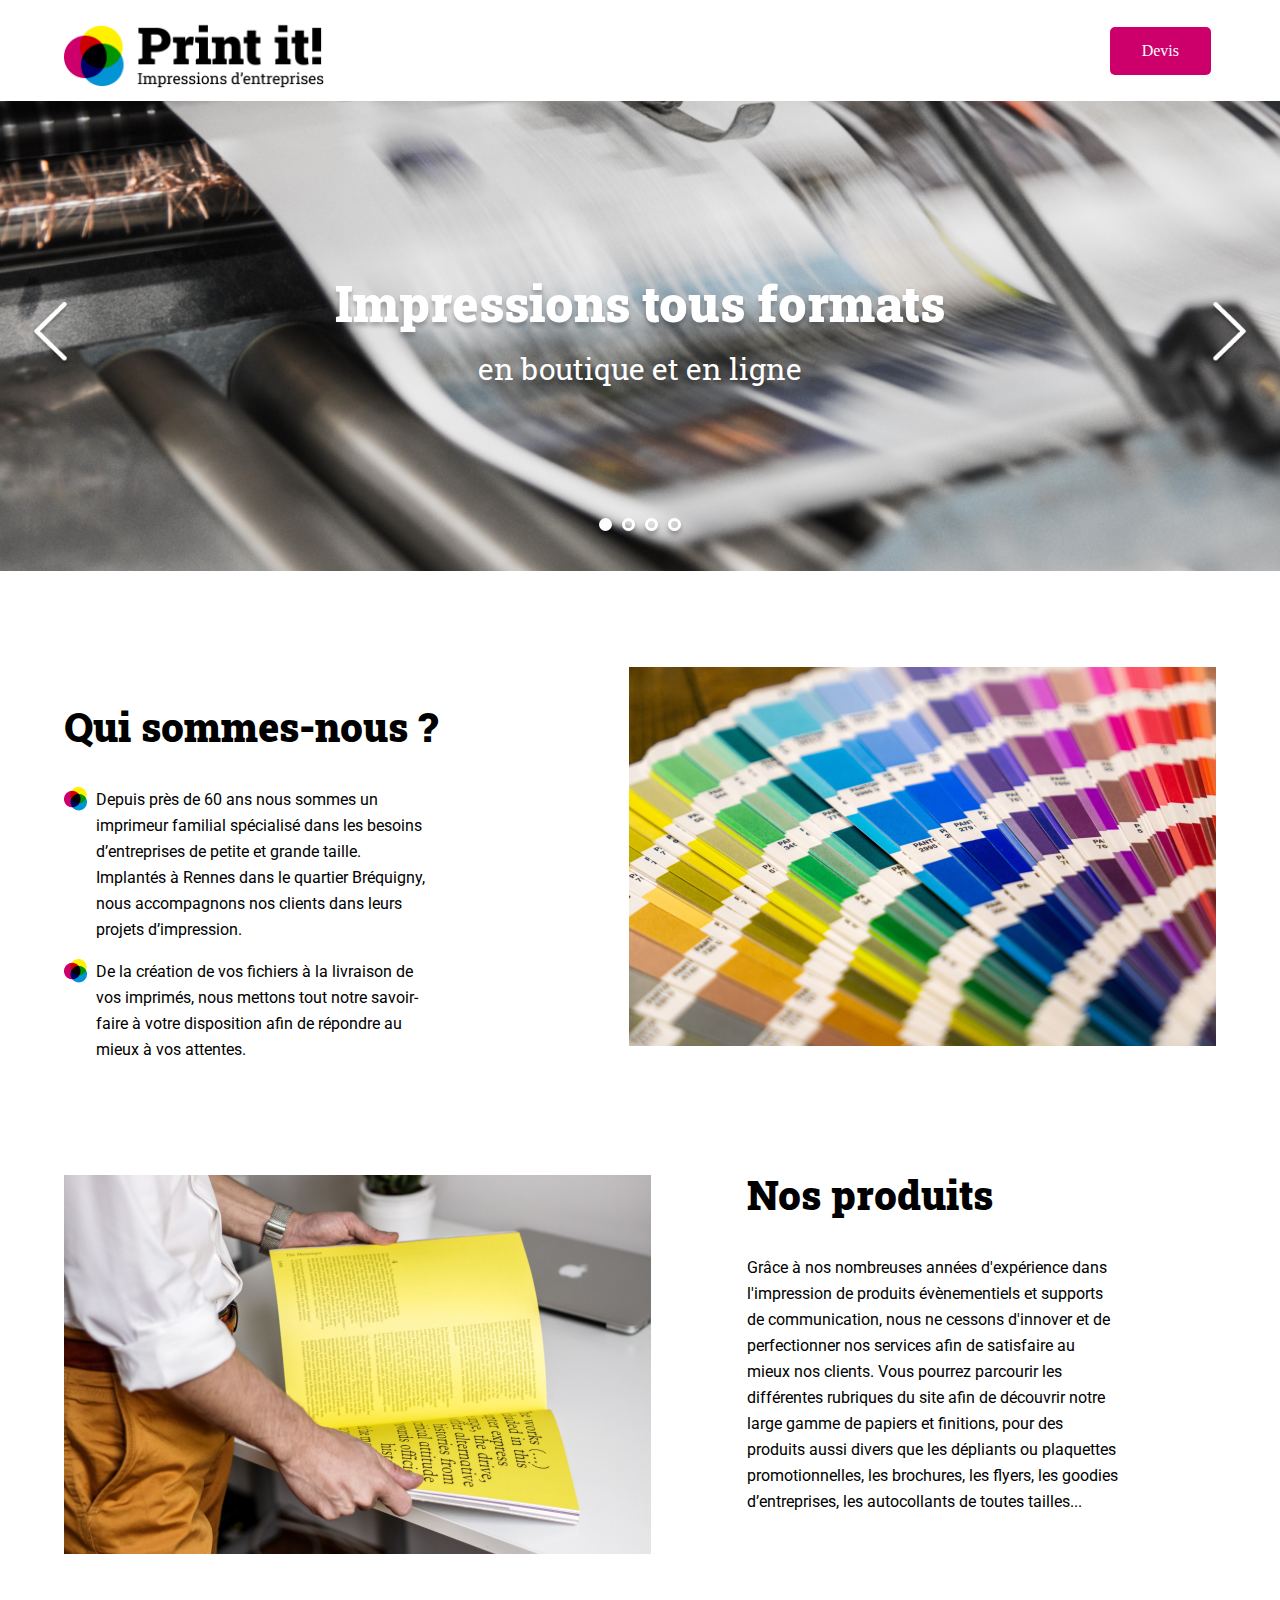
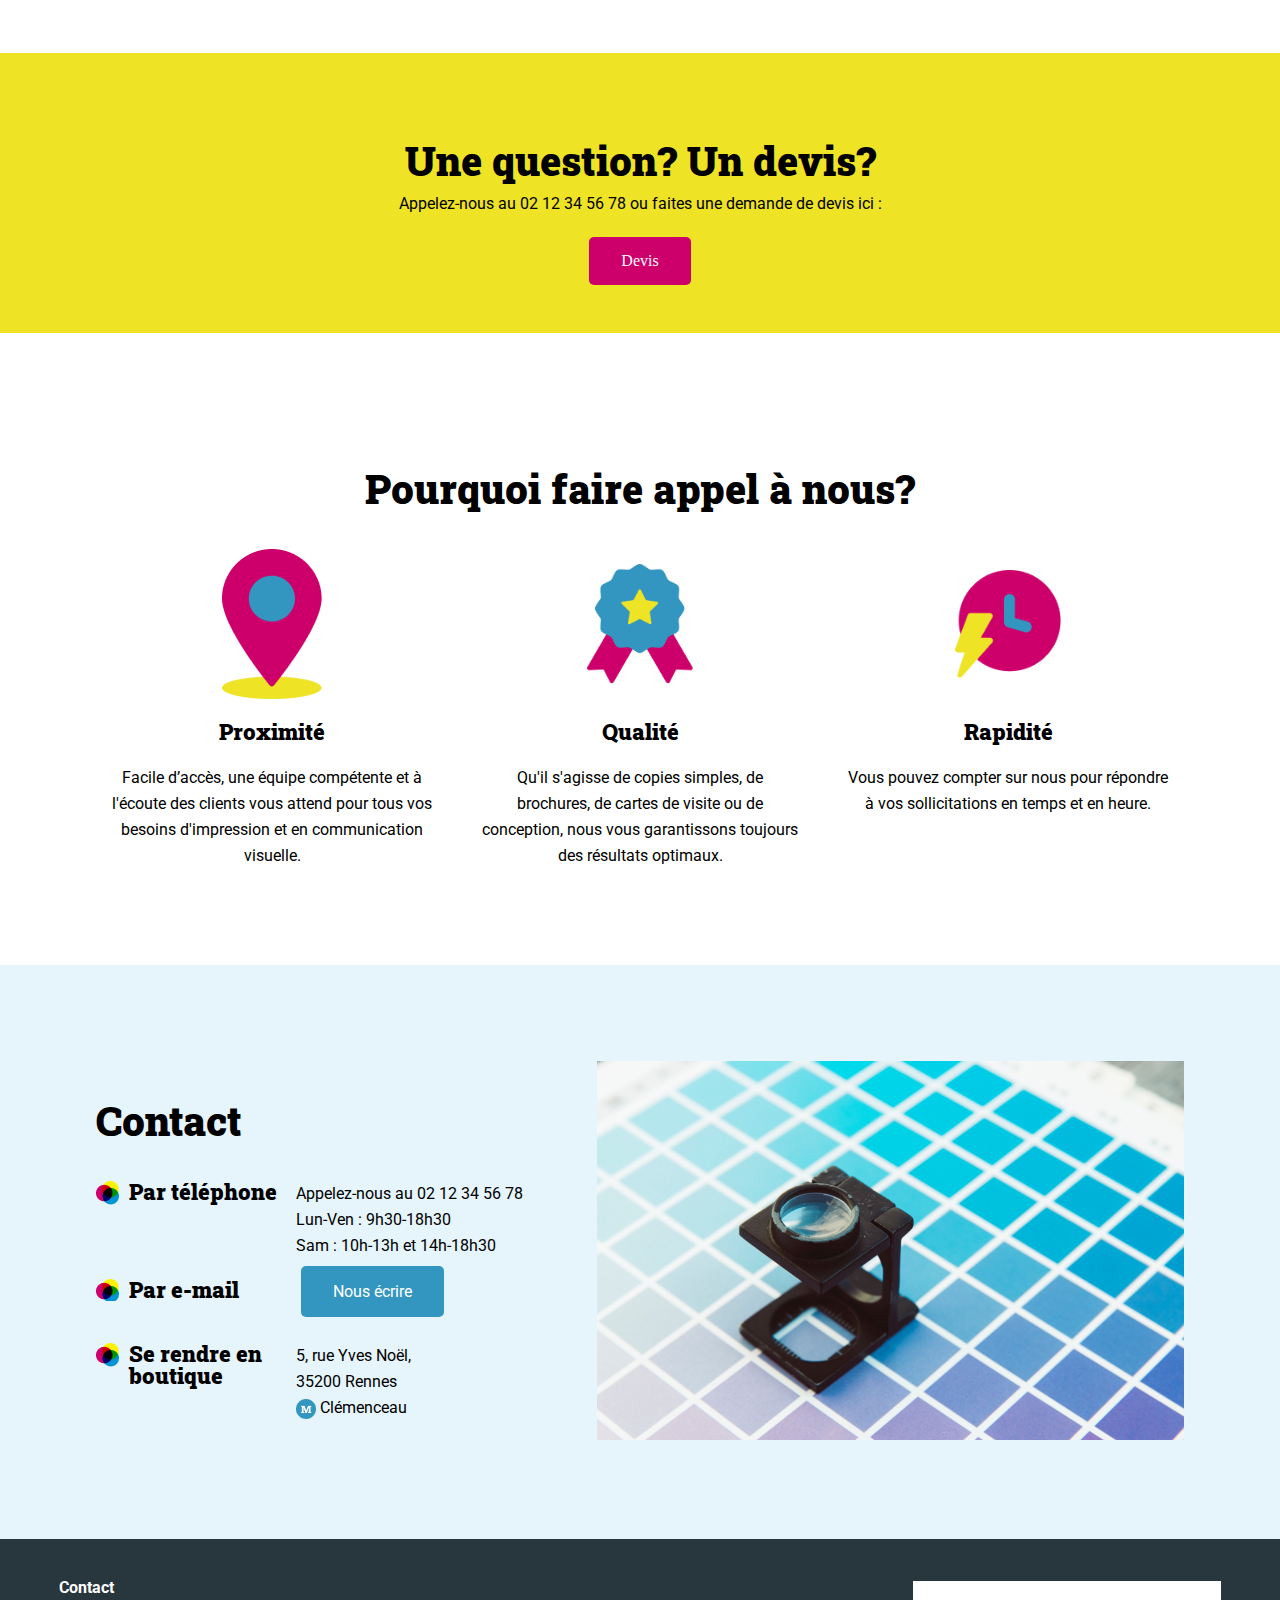
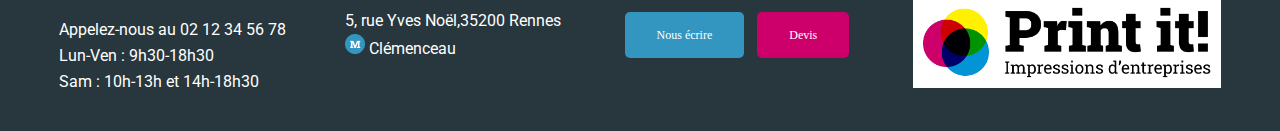
<file: index.html>
<!DOCTYPE html>
<html lang="fr">
  <head>
    <meta charset="UTF-8" />
    <meta name="viewport" content="width=device-width, initial-scale=1.0" />
    <title>Print it ! - Impressions d'entreprise</title>
    <link rel="stylesheet" href="./assets/style.css" />
    <link rel="preconnect" href="https://fonts.googleapis.com" />
    <link rel="preconnect" href="https://fonts.gstatic.com" crossorigin />
    <link
      href="https://fonts.googleapis.com/css2?family=Roboto:wght@400;700&family=Roboto+Slab:wght@400;900&display=swap"
      rel="stylesheet" />
  </head>
  <body>
    <header class="container">
      <h1>
        <img
          class="logo"
          src="./assets/images/logo.png"
          alt="Print it ! Impressions d'entreprises" />
      </h1>
      <a class="btn devis" href="mailto:contact@print-it.tld">Devis</a>
    </header>
    <main>
      <div id="banner">
        <img
          class="banner-img"
          src="./assets/images/slideshow/slide1.jpg"
          alt="Banner Print-it" />
        <p>Impressions tous formats <span>en boutique et en ligne</span></p>
        <div class="arrow">
          <button class="arrow_left">
            <img src="/assets/images/arrow_left.png" alt="" />
          </button>
          <button class="arrow_right">
            <img src="/assets/images/arrow_right.png" alt="" />
          </button>
        </div>
        <div class="dots"></div>
      </div>
      <section id="about-us" class="container">
        <div>
          <h2>Qui sommes-nous ?</h2>
          <ul>
            <li>
              Depuis près de 60 ans nous sommes un imprimeur familial spécialisé
              dans les besoins d’entreprises de petite et grande taille.
              Implantés à Rennes dans le quartier Bréquigny, nous accompagnons
              nos clients dans leurs projets d’impression.
            </li>
            <li>
              De la création de vos fichiers à la livraison de vos imprimés,
              nous mettons tout notre savoir-faire à votre disposition afin de
              répondre au mieux à vos attentes.
            </li>
          </ul>
        </div>
        <aside>
          <img src="./assets/images/colors.jpg" alt="palette multicolore" />
        </aside>
      </section>
      <section id="products" class="container">
        <div>
          <h2>Nos produits</h2>
          <p>
            Grâce à nos nombreuses années d'expérience dans l'impression de
            produits évènementiels et supports de communication, nous ne cessons
            d'innover et de perfectionner nos services afin de satisfaire au
            mieux nos clients. Vous pourrez parcourir les différentes rubriques
            du site afin de découvrir notre large gamme de papiers et finitions,
            pour des produits aussi divers que les dépliants ou plaquettes
            promotionnelles, les brochures, les flyers, les goodies
            d’entreprises, les autocollants de toutes tailles...
          </p>
        </div>
        <aside>
          <img
            src="./assets/images/yellow-book.jpg"
            alt="Imprimeur avec un livre jaune dans les mains" />
        </aside>
      </section>
      <section id="question" class="bg-yellow">
        <h2>Une question? Un devis?</h2>
        <p>
          Appelez-nous au 02 12 34 56 78 ou faites une demande de devis ici :
        </p>
        <a href="mailto:contact@print-it.tld" class="btn devis">Devis</a>
      </section>
      <section id="why-us" class="container">
        <h2>Pourquoi faire appel à nous?</h2>
        <div>
          <article>
            <img
              src="./assets/images/proximity-icon.png"
              alt="Icone Proximité" />
            <h3>Proximité</h3>
            <p>
              Facile d’accès, une équipe compétente et à l'écoute des clients
              vous attend pour tous vos besoins d'impression et en communication
              visuelle.
            </p>
          </article>
          <article>
            <img src="./assets/images/quality-icon.png" alt="Icone Qualité" />
            <h3>Qualité</h3>
            <p>
              Qu'il s'agisse de copies simples, de brochures, de cartes de
              visite ou de conception, nous vous garantissons toujours des
              résultats optimaux.
            </p>
          </article>
          <article>
            <img src="./assets/images/speedy-icon.png" alt="Rapidité Qualité" />
            <h3>Rapidité</h3>
            <p>
              Vous pouvez compter sur nous pour répondre à vos sollicitations en
              temps et en heure.
            </p>
          </article>
        </div>
      </section>
      <section id="contact" class="bg-lightblue">
        <div class="container">
          <div>
            <h2>Contact</h2>
            <div>
              <h3>Par téléphone</h3>
              <ul>
                <li>Appelez-nous au 02 12 34 56 78</li>
                <li>Lun-Ven : 9h30-18h30</li>
                <li>Sam : 10h-13h et 14h-18h30</li>
              </ul>
            </div>
            <div>
              <h3>Par e-mail</h3>
              <p>
                <a href="mailto:contact@print-it.tld" class="btn"
                  >Nous écrire</a
                >
              </p>
            </div>
            <div>
              <h3>Se rendre en boutique</h3>
              <p>
                5, rue Yves Noël,<br />
                35200 Rennes<br />
                <img
                  class="inline-icon"
                  src="./assets/images/metro.png"
                  alt="metro" />
                Clémenceau
              </p>
            </div>
          </div>
          <div>
            <img
              src="./assets/images/magnifying-glass.jpg"
              alt="Loupe avec palette bleue" />
          </div>
        </div>
      </section>
    </main>
    <footer>
      <div>
        <p class="footer-contact">Contact</p>
        <ul>
          <li>Appelez-nous au 02 12 34 56 78</li>
          <li>Lun-Ven : 9h30-18h30</li>
          <li>Sam : 10h-13h et 14h-18h30</li>
        </ul>
      </div>
      <div>
        <p>
          5, rue Yves Noël,35200 Rennes<br />
          <img src="./assets/images/metro.png" alt="metro" /> Clémenceau
        </p>
      </div>
      <div>
        <a href="mailto:contact@print-it.tld" class="btn">Nous écrire</a>
        <a
          href="mailto:contact@print-it.tld?subject=Demande&nbsp;de&nbsp;devis"
          class="btn devis"
          >Devis</a
        >
      </div>
      <div>
        <img
          class="footer-logo"
          src="./assets/images/logo.png"
          alt="Print it ! Impressions d'entreprises" />
      </div>
    </footer>
    <script src="./assets/script.js"></script>
    <script src="./assets/app.js"></script>
  </body>
</html>
</file>
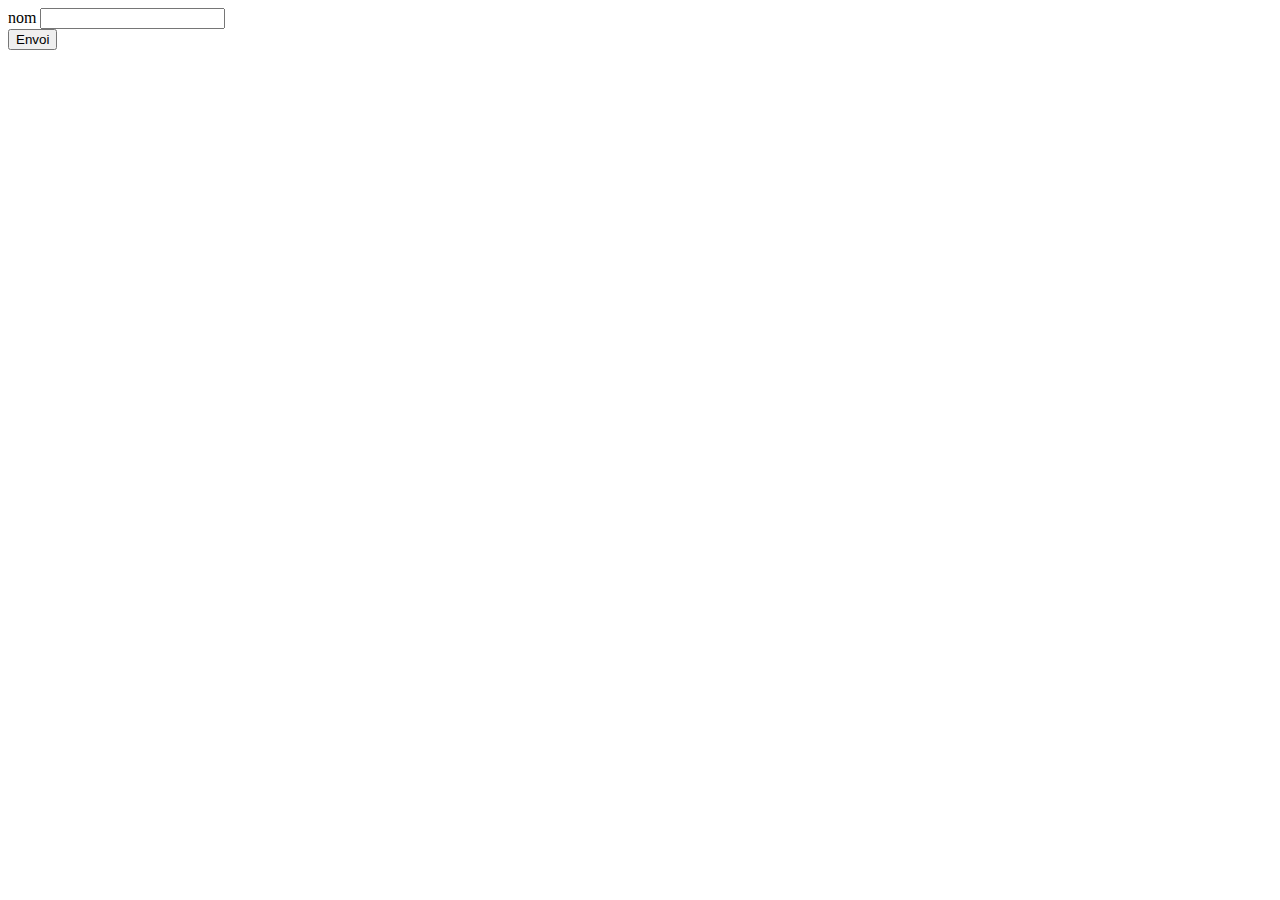
<file: acceuil.html>
<!DOCTYPE html>
<html lang="fr">
  <head>
    <meta charset="UTF-8" />
    <meta name="viewport" content="width=device-width, initial-scale=1.0" />
    <title>Document</title>
    <script src="assets/index.js" defer></script>
  </head>
  <body>
    <form>
      <label for="">nom</label>
      <input type="text" id="nom" name="" placeholder="" />
      <!-- <label>email</label>
      <input type="email" id="" name="" placeholder="" />
      <label>mot de passe</label>
      <input type="password" id="" name="" placeholder="" />
      <input type="submit" value="Envoyer" />
      <label for="">message</label>
      <textarea name="" id="" cols="30" rows="10"></textarea>
      <select name="" id="">
        <option value=""></option>
        <option value="">tawhid</option>
        <option value="">taqwa</option>
        <option value="">iman</option>
      </select>
      <input type="date" name="" id="" /> -->
    </form>
  </body>
</html>
</file>
<file: assets/style.css>
/* variables declaration */
:root {
  --primary-color: #3396c0;
  --secondary-color: #cd006b;
  --third-color: #eee325;
}

/* Reset CSS */
* {
  -webkit-box-sizing: border-box;
  -moz-box-sizing: border-box;
  box-sizing: border-box;
}
html,
body,
div,
span,
applet,
object,
iframe,
h1,
h2,
h3,
h4,
h5,
h6,
p,
blockquote,
pre,
a,
abbr,
acronym,
address,
big,
cite,
code,
del,
dfn,
em,
img,
ins,
kbd,
q,
s,
samp,
small,
strike,
strong,
sub,
sup,
tt,
var,
b,
u,
i,
center,
dl,
dt,
dd,
ol,
ul,
li,
fieldset,
form,
label,
legend,
table,
caption,
tbody,
tfoot,
thead,
tr,
th,
td,
article,
aside,
canvas,
details,
embed,
figure,
figcaption,
footer,
header,
hgroup,
menu,
nav,
output,
ruby,
section,
summary,
time,
mark,
audio,
video {
  margin: 0;
  padding: 0;
  border: 0;
  font: inherit;
  font-size: 100%;
  vertical-align: baseline;
}
/* HTML5 display-role reset for older browsers */
article,
aside,
details,
figcaption,
figure,
footer,
header,
hgroup,
menu,
nav,
section {
  display: block;
}
body {
  line-height: 1;
}
ol,
ul {
  list-style: none;
}
blockquote,
q {
  quotes: none;
}
blockquote:before,
blockquote:after,
q:before,
q:after {
  content: none;
}
table {
  border-collapse: collapse;
  border-spacing: 0;
}
body {
  width: 100%;
}
section {
  margin-block: 6em;
}
h2 {
  font-family: "Roboto Slab", sans-serif;
  font-size: 40px;
  font-weight: 900;
  margin-block: 1em;
}
h3 {
  font-family: "Roboto Slab", sans-serif;
  font-size: 22px;
  font-weight: 900;
  margin-block: 1em;
}

p,
li {
  font-family: Roboto, sans-serif;
  font-size: 16px;
  line-height: 26px;
}
.container {
  max-width: 1440px;
  margin-inline: auto;
  padding-inline: 5%;
}
header {
  display: flex;
  justify-content: space-between;
  align-items: center;
}
.logo {
  width: 260px;
  margin-block: 10px;
}

.btn {
  background-color: var(--primary-color);
  padding: 16px 32px;
  margin-inline: 5px;
  border-radius: 5px;
  color: white;
  text-decoration: none;
}
.devis {
  background-color: var(--secondary-color);
}

#banner {
  display: flex;
  flex-direction: column;
  align-items: center;
  justify-content: center;
  width: 100%;
  min-height: 470px;
  position: relative;
}
.banner-img {
  position: absolute;
  width: 100%;
  height: 100%;
  z-index: -1;
  object-fit: cover;
  object-position: center;
}
/* Code CSS en prévision de l'ajout d'un carousel pour la bannière */
/* Gestion des fleches du carrousel */
#banner .arrow {
  position: absolute;
  width: 100%;
  height: 100%;
  display: flex;
  align-items: center;
  justify-content: space-between;

  padding: 0 25px;
}
.arrow button {
  border: none;
  background-color: inherit;
}
#banner .arrow_left {
  left: 10px;
  cursor: pointer;
}
#banner .arrow_left img {
  width: 100%;
  height: 65px;
  right: 10px;
}
#banner .arrow_right {
  right: 10px;
  cursor: pointer;
}
#banner .arrow_right img {
  width: 100%;
  height: 65px;
  right: 10px;
}
/* Gestion des points du carrousel */
.dots {
  position: absolute;
  bottom: 40px;
  display: flex;
}
.dot {
  margin-inline: 5px;
  width: 13px;
  height: 13px;
  background-color: #ffffff00;
  border: 3px solid #fff;
  border-radius: 100%;
  box-shadow: 0 4px 4px rgba(0, 0, 0, 0.25);
}
.dot_selected {
  background-color: #fff;
}
/* Fin du code CSS pour le carousel */
#banner p {
  font-family: "Roboto Slab", sans-serif;
  font-weight: 900;
  font-size: 50px;
  line-height: 66px;
  color: white;
  text-shadow: 0 4px 4px rgba(0, 0, 0, 0.25);
  text-align: center;
}
#banner span {
  display: block;
  font-weight: 400;
  font-size: 30px;
}
#about-us {
  display: flex;
}
#about-us article,
#about-us aside {
  flex: 1;
}
#about-us li {
  background: url("./images/tricolor-icon.png") no-repeat left top;
  font-size: 16px;
  line-height: 26px;
  padding-left: 2em;
  width: 65%;
  margin-bottom: 1em;
}

#products {
  display: flex;
  align-items: flex-start;
  flex-direction: row-reverse;
}
#products div,
#products aside {
  flex: 1;
}
#products div {
  padding: 0 6em;
}
#products h2 {
  margin-top: 0;
}
.bg-yellow {
  background-color: var(--third-color);
}
#question {
  display: flex;
  flex-direction: column;
  align-items: center;
  padding-block: 3em;
}
#question h2 {
  margin-bottom: 10px;
}
#question p {
  margin-bottom: 20px;
}

#why-us {
  display: flex;
  flex-direction: column;
  text-align: center;
}
#why-us > div {
  display: flex;
  justify-content: space-evenly;
}
#why-us article {
  max-width: 320px;
  display: flex;
  flex-direction: column;
}
#why-us img {
  width: 33%;
  height: 150px;
  text-align: center;
  margin-inline: auto;
  margin-block: 0;
  object-fit: contain;
}

.bg-lightblue {
  background-color: #e6f4fb;
}
#contact {
  margin-bottom: 0;
}
#contact article,
#contact div {
  flex: 1;
}

#contact .container {
  flex-direction: row;
  display: flex;
  padding: 6em;
}

#contact .container > div > div {
  display: flex;
  padding-bottom: 20px;
}

#contact h3 {
  margin-top: 0;
  background: url("./images/tricolor-icon.png") no-repeat left top;
  padding-left: 1.5em;
  width: 200px;
}
.inline-icon {
  vertical-align: middle;
}
footer {
  background-color: #28363d;
  color: white;
  display: flex;
  padding-block: 3em;
  justify-content: space-evenly;
  font-size: 12px;
  align-items: center;
}
footer div {
  position: relative;
}
.footer-logo {
  background-color: white;
  max-width: 308px;
  padding: 10px;
}
.footer-contact {
  margin-bottom: 1em;
  font-weight: 700;
  font-size: 16px;
}

@media all and (max-width: 1250px) {
  #contact > article {
    flex: 2;
  }
}
</file>
